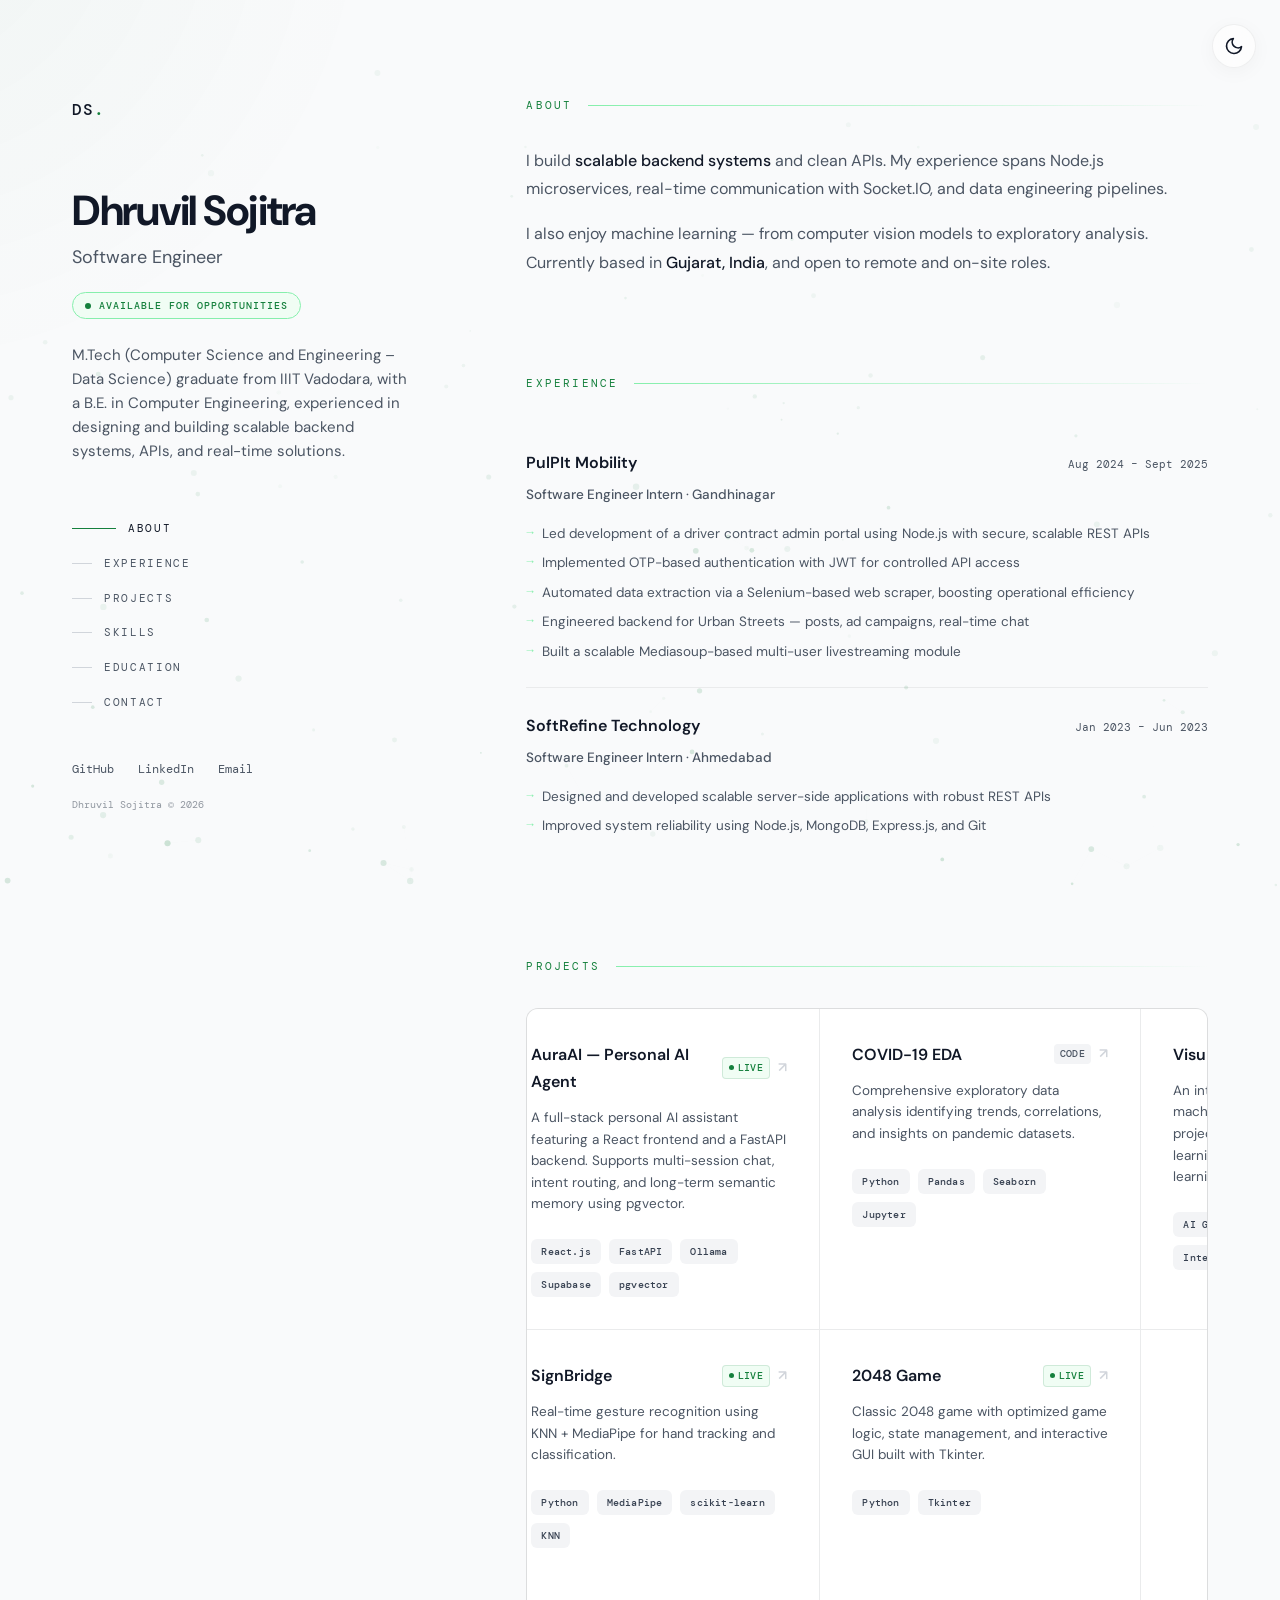
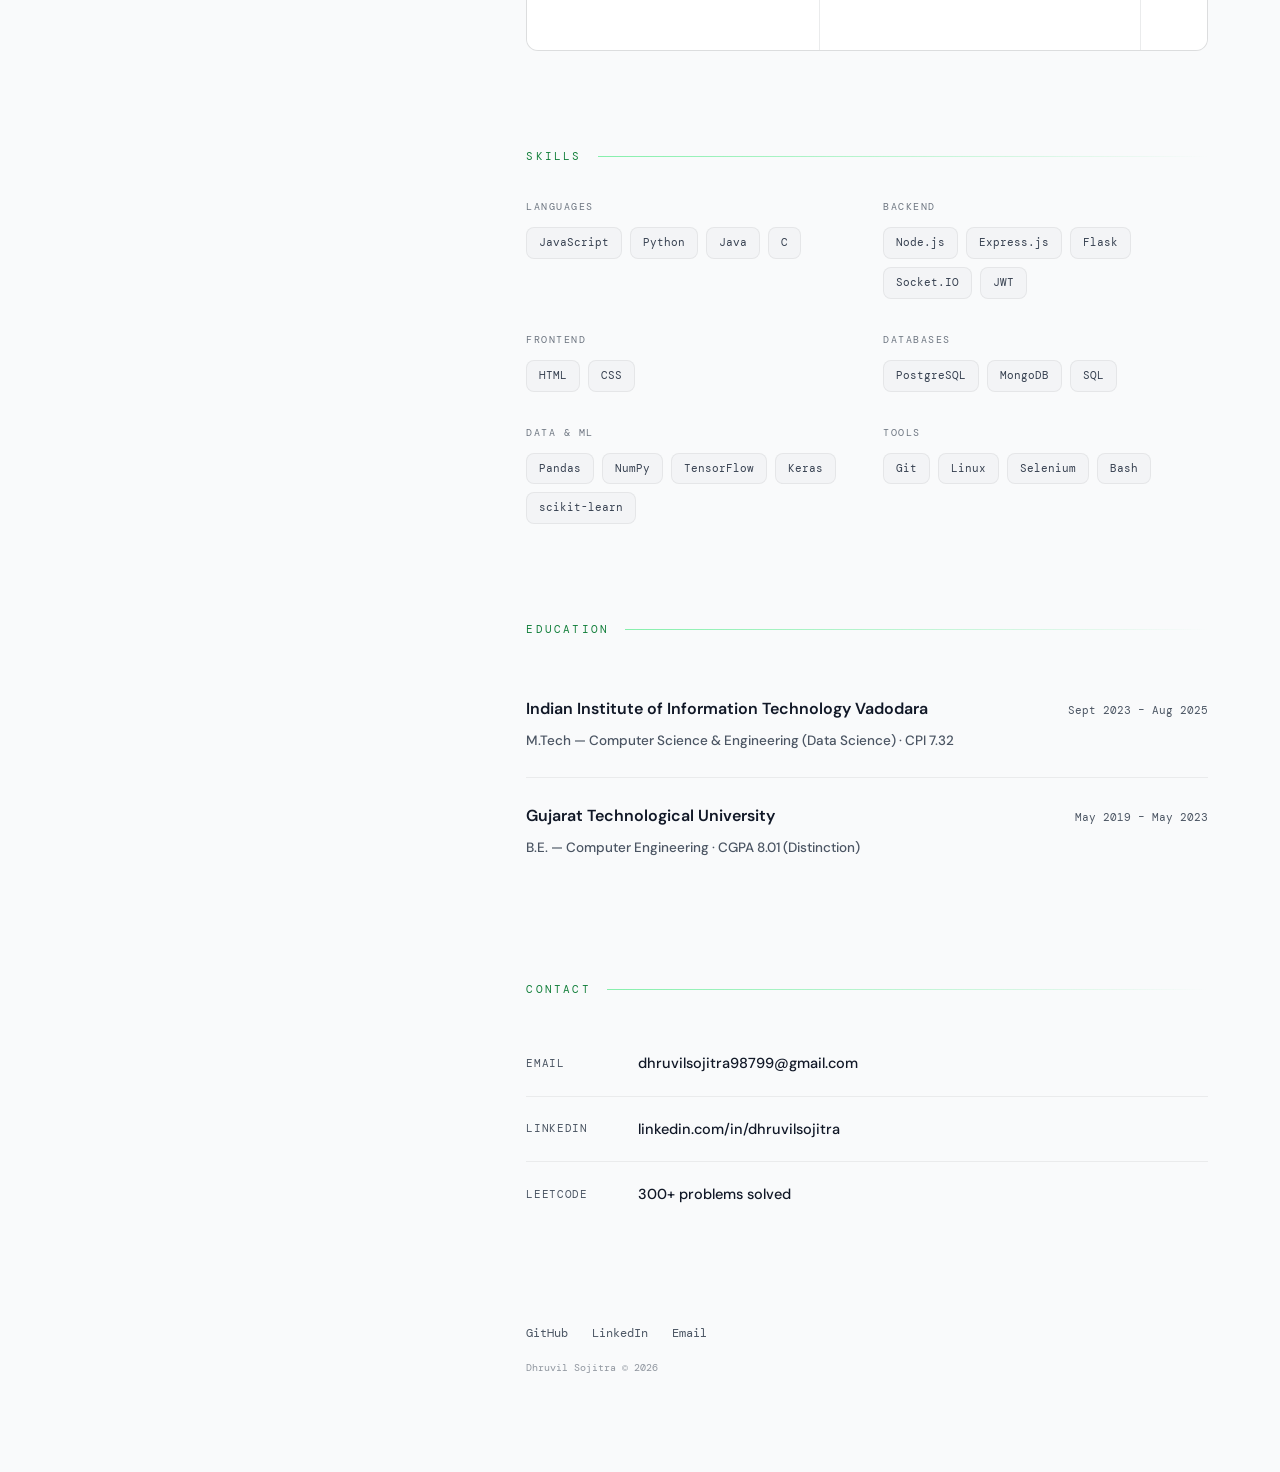
<file: index.html>
<!DOCTYPE html>
<html lang="en">

<head>
  <meta charset="UTF-8">
  <meta name="viewport" content="width=device-width, initial-scale=1.0">
  <title>Dhruvil Sojitra — Software Engineer</title>
  <link rel="icon" type="image/svg+xml" href="favicon.svg">
  <link
    href="https://fonts.googleapis.com/css2?family=DM+Sans:ital,opsz,wght@0,300;0,400;0,500;0,700;1,300&family=DM+Mono:wght@300;400;500&display=swap"
    rel="stylesheet">
  <link rel="stylesheet" href="styles.css">
  <script>
    // Blocking script to prevent flash of light theme
    (function () {
      const savedTheme = localStorage.getItem('theme');
      if (savedTheme === 'dark' || (!savedTheme && window.matchMedia('(prefers-color-scheme: dark)').matches)) {
        document.documentElement.classList.add('dark');
      } else {
        document.documentElement.classList.remove('dark');
      }
    })();
  </script>
</head>

<body>

  <!-- Custom cursor -->
  <div id="cursor-dot"></div>
  <div id="cursor-ring"></div>

  <!-- Ambient light glow tracked by cursor -->
  <div id="ambient-light"></div>

  <!-- Particle background canvas -->
  <canvas id="particle-canvas"></canvas>

  <!-- Floating Theme Toggle Button -->
  <button id="theme-toggle" class="theme-toggle" aria-label="Toggle theme">
    <!-- Sun icon -->
    <svg class="sun-icon" xmlns="http://www.w3.org/2000/svg" viewBox="0 0 24 24" fill="none" stroke="currentColor" stroke-width="2" stroke-linecap="round" stroke-linejoin="round">
      <circle cx="12" cy="12" r="5"></circle>
      <line x1="12" y1="1" x2="12" y2="3"></line>
      <line x1="12" y1="21" x2="12" y2="23"></line>
      <line x1="4.22" y1="4.22" x2="5.64" y2="5.64"></line>
      <line x1="18.36" y1="18.36" x2="19.78" y2="19.78"></line>
      <line x1="1" y1="12" x2="3" y2="12"></line>
      <line x1="21" y1="12" x2="23" y2="12"></line>
      <line x1="4.22" y1="19.78" x2="5.64" y2="18.36"></line>
      <line x1="18.36" y1="5.64" x2="19.78" y2="4.22"></line>
    </svg>
    <!-- Moon icon -->
    <svg class="moon-icon" xmlns="http://www.w3.org/2000/svg" viewBox="0 0 24 24" fill="none" stroke="currentColor" stroke-width="2" stroke-linecap="round" stroke-linejoin="round">
      <path d="M21 12.79A9 9 0 1 1 11.21 3 7 7 0 0 0 21 12.79z"></path>
    </svg>
  </button>

  <div class="container">
    <!-- Left Column (Sticky Sidebar Header/Hero) -->
    <header class="left-col">
      <div>
        <a href="#" class="logo">DS<span>.</span></a>

        <div class="hero-info">
          <h1>Dhruvil Sojitra</h1>
          <h2>Software Engineer</h2>
          <div class="hero-tag">Available for opportunities</div>
          <p class="hero-desc">
            M.Tech (Computer Science and Engineering – Data Science) graduate from IIIT Vadodara, with a B.E. in
            Computer Engineering, experienced in designing and building scalable backend systems, APIs, and real-time
            solutions.
          </p>
        </div>

        <nav class="nav-links">
          <a href="#about" class="nav-link active">
            <span class="nav-line"></span>
            <span class="nav-text">About</span>
          </a>
          <a href="#experience" class="nav-link">
            <span class="nav-line"></span>
            <span class="nav-text">Experience</span>
          </a>
          <a href="#projects" class="nav-link">
            <span class="nav-line"></span>
            <span class="nav-text">Projects</span>
          </a>
          <a href="#skills" class="nav-link">
            <span class="nav-line"></span>
            <span class="nav-text">Skills</span>
          </a>
          <a href="#education" class="nav-link">
            <span class="nav-line"></span>
            <span class="nav-text">Education</span>
          </a>
          <a href="#contact" class="nav-link">
            <span class="nav-line"></span>
            <span class="nav-text">Contact</span>
          </a>
        </nav>
      </div>

      <div class="left-footer">
        <div class="social-links">
          <a href="https://github.com/" target="_blank" aria-label="GitHub">GitHub</a>
          <a href="https://linkedin.com/" target="_blank" aria-label="LinkedIn">LinkedIn</a>
          <a href="mailto:dhruvilsojitra98799@gmail.com" aria-label="Email">Email</a>
        </div>
        <p class="copyright">Dhruvil Sojitra &copy; 2026</p>
      </div>
    </header>

    <!-- Right Column (Scrollable Main Content) -->
    <main class="right-col">
      <section id="about">
        <div class="section-label">About</div>
        <div class="about-text">
          <p>
            I build <strong>scalable backend systems</strong> and clean APIs. My experience spans Node.js microservices,
            real-time communication with Socket.IO, and data engineering pipelines.
          </p>
          <p>
            I also enjoy machine learning — from computer vision models to exploratory analysis. Currently based in
            <strong>Gujarat, India</strong>, and open to remote and on-site roles.
          </p>
        </div>
      </section>

      <section id="experience">
        <div class="section-label">Experience</div>

        <div class="exp-item">
          <div class="exp-header">
            <span class="exp-company">PulPIt Mobility</span>
            <span class="exp-date">Aug 2024 – Sept 2025</span>
          </div>
          <div class="exp-role">Software Engineer Intern · Gandhinagar</div>
          <ul class="exp-bullets">
            <li>Led development of a driver contract admin portal using Node.js with secure, scalable REST APIs</li>
            <li>Implemented OTP-based authentication with JWT for controlled API access</li>
            <li>Automated data extraction via a Selenium-based web scraper, boosting operational efficiency</li>
            <li>Engineered backend for Urban Streets — posts, ad campaigns, real-time chat</li>
            <li>Built a scalable Mediasoup-based multi-user livestreaming module</li>
          </ul>
        </div>

        <div class="exp-item">
          <div class="exp-header">
            <span class="exp-company">SoftRefine Technology</span>
            <span class="exp-date">Jan 2023 – Jun 2023</span>
          </div>
          <div class="exp-role">Software Engineer Intern · Ahmedabad</div>
          <ul class="exp-bullets">
            <li>Designed and developed scalable server-side applications with robust REST APIs</li>
            <li>Improved system reliability using Node.js, MongoDB, Express.js, and Git</li>
          </ul>
        </div>
      </section>

      <section id="projects">
        <div class="section-label">Projects</div>
        <div class="projects-grid">
          <a class="project-card" href="https://aura-ai-pearl.vercel.app" target="_blank">
            <div class="project-name">
              <span>AuraAI — Personal AI Agent</span>
              <div class="project-link-meta">
                <span class="link-type live-tag"><span class="live-dot"></span>Live</span>
                <span class="project-arrow">↗</span>
              </div>
            </div>
            <p class="project-desc">A full-stack personal AI assistant featuring a React frontend and a FastAPI backend.
              Supports multi-session chat, intent routing, and long-term semantic memory using pgvector.</p>
            <div class="project-stack">
              <span class="tag">React.js</span>
              <span class="tag">FastAPI</span>
              <span class="tag">Ollama</span>
              <span class="tag">Supabase</span>
              <span class="tag">pgvector</span>
            </div>
          </a>
          <a class="project-card" href="https://sign-language-app-frontend.vercel.app"
            target="_blank">
            <div class="project-name">
              <span>SignBridge</span>
              <div class="project-link-meta">
                <span class="link-type live-tag"><span class="live-dot"></span>Live</span>
                <span class="project-arrow">↗</span>
              </div>
            </div>
            <p class="project-desc">Real-time gesture recognition using KNN + MediaPipe for hand tracking and
              classification.</p>
            <div class="project-stack">
              <span class="tag">Python</span>
              <span class="tag">MediaPipe</span>
              <span class="tag">scikit-learn</span>
              <span class="tag">KNN</span>
            </div>
          </a>

          <a class="project-card" href="https://github.com/SojitraDhruvil/covid-19-visualization/tree/main"
            target="_blank">
            <div class="project-name">
              <span>COVID-19 EDA</span>
              <div class="project-link-meta">
                <span class="link-type">Code</span>
                <span class="project-arrow">↗</span>
              </div>
            </div>
            <p class="project-desc">Comprehensive exploratory data analysis identifying trends, correlations, and
              insights on pandemic datasets.</p>
            <div class="project-stack">
              <span class="tag">Python</span>
              <span class="tag">Pandas</span>
              <span class="tag">Seaborn</span>
              <span class="tag">Jupyter</span>
            </div>
          </a>



            <a class="project-card" href="https://2048-web-eight.vercel.app" target="_blank">
              <div class="project-name">
                <span>2048 Game</span>
                <div class="project-link-meta">
                  <span class="link-type live-tag"><span class="live-dot"></span>Live</span>
                  <span class="project-arrow">↗</span>
                </div>
              </div>
              <p class="project-desc">Classic 2048 game with optimized game logic, state management, and interactive GUI
                built with Tkinter.</p>
              <div class="project-stack">
                <span class="tag">Python</span>
                <span class="tag">Tkinter</span>
              </div>
            </a>
            <a class="project-card" href="https://visu-ml-studio.vercel.app" target="_blank">
              <div class="project-name">
                <span>VisuML Studio</span>
                <div class="project-link-meta">
                  <span class="link-type live-tag"><span class="live-dot"></span>Live</span>
                  <span class="project-arrow">↗</span>
                </div>
              </div>
              <p class="project-desc">An interactive, visual reference for machine learning — one person's project, built module by module while learning. Personal project — built for learning, shared for fun.</p>
              <div class="project-stack">
                <span class="tag">AI Generated</span>
                <span class="tag">Vibe Coded</span>
                <span class="tag">Interactive</span>
              </div>
            </a>
            <div class="project-card" style="pointer-events: none;"></div>
          </div>
      </section>

      <section id="skills">
        <div class="section-label">Skills</div>
        <div class="skills-grid">
          <div class="skill-group">
            <div class="skill-group-name">Languages</div>
            <div class="skill-tags">
              <span class="skill-tag">JavaScript</span>
              <span class="skill-tag">Python</span>
              <span class="skill-tag">Java</span>
              <span class="skill-tag">C</span>
            </div>
          </div>
          <div class="skill-group">
            <div class="skill-group-name">Backend</div>
            <div class="skill-tags">
              <span class="skill-tag">Node.js</span>
              <span class="skill-tag">Express.js</span>
              <span class="skill-tag">Flask</span>
              <span class="skill-tag">Socket.IO</span>
              <span class="skill-tag">JWT</span>
            </div>
          </div>
          <div class="skill-group">
            <div class="skill-group-name">Frontend</div>
            <div class="skill-tags">
              <span class="skill-tag">HTML</span>
              <span class="skill-tag">CSS</span>
            </div>
          </div>
          <div class="skill-group">
            <div class="skill-group-name">Databases</div>
            <div class="skill-tags">
              <span class="skill-tag">PostgreSQL</span>
              <span class="skill-tag">MongoDB</span>
              <span class="skill-tag">SQL</span>
            </div>
          </div>
          <div class="skill-group">
            <div class="skill-group-name">Data & ML</div>
            <div class="skill-tags">
              <span class="skill-tag">Pandas</span>
              <span class="skill-tag">NumPy</span>
              <span class="skill-tag">TensorFlow</span>
              <span class="skill-tag">Keras</span>
              <span class="skill-tag">scikit-learn</span>
            </div>
          </div>
          <div class="skill-group">
            <div class="skill-group-name">Tools</div>
            <div class="skill-tags">
              <span class="skill-tag">Git</span>
              <span class="skill-tag">Linux</span>
              <span class="skill-tag">Selenium</span>
              <span class="skill-tag">Bash</span>
            </div>
          </div>
        </div>
      </section>

      <section id="education">
        <div class="section-label">Education</div>

        <div class="edu-item">
          <div class="edu-header">
            <span class="edu-school">Indian Institute of Information Technology Vadodara</span>
            <span class="edu-date">Sept 2023 – Aug 2025</span>
          </div>
          <div class="edu-degree">M.Tech — Computer Science & Engineering (Data Science) · CPI 7.32</div>
        </div>

        <div class="edu-item">
          <div class="edu-header">
            <span class="edu-school">Gujarat Technological University</span>
            <span class="edu-date">May 2019 – May 2023</span>
          </div>
          <div class="edu-degree">B.E. — Computer Engineering · CGPA 8.01 (Distinction)</div>
        </div>
      </section>

      <section id="contact">
        <div class="section-label">Contact</div>
        <div class="contact-list">
          <a class="contact-row" href="mailto:dhruvilsojitra98799@gmail.com">
            <span class="contact-label">Email</span>
            <span class="contact-value">dhruvilsojitra98799@gmail.com</span>
          </a>
          <!-- <a class="contact-row" href="tel:+919426696200">
            <span class="contact-label">Phone</span>
            <span class="contact-value">+91 94266 96200</span>
          </a> -->
          <a class="contact-row" href="https://linkedin.com/" target="_blank">
            <span class="contact-label">LinkedIn</span>
            <span class="contact-value">linkedin.com/in/dhruvilsojitra</span>
          </a>
          <a class="contact-row" href="https://leetcode.com/u/dhruvil_sojitra/" target="_blank">
            <span class="contact-label">LeetCode</span>
            <span class="contact-value">300+ problems solved</span>
          </a>
        </div>
      </section>

      <!-- Mobile-only Footer -->
      <footer class="mobile-footer">
        <div class="social-links">
          <a href="https://github.com/" target="_blank">GitHub</a>
          <a href="https://linkedin.com/" target="_blank">LinkedIn</a>
          <a href="mailto:dhruvilsojitra98799@gmail.com">Email</a>
        </div>
        <p class="copyright">Dhruvil Sojitra &copy; 2026</p>
      </footer>
    </main>
  </div>

  <script src="script.js?v=2"></script>
</body>

</html>
</file>
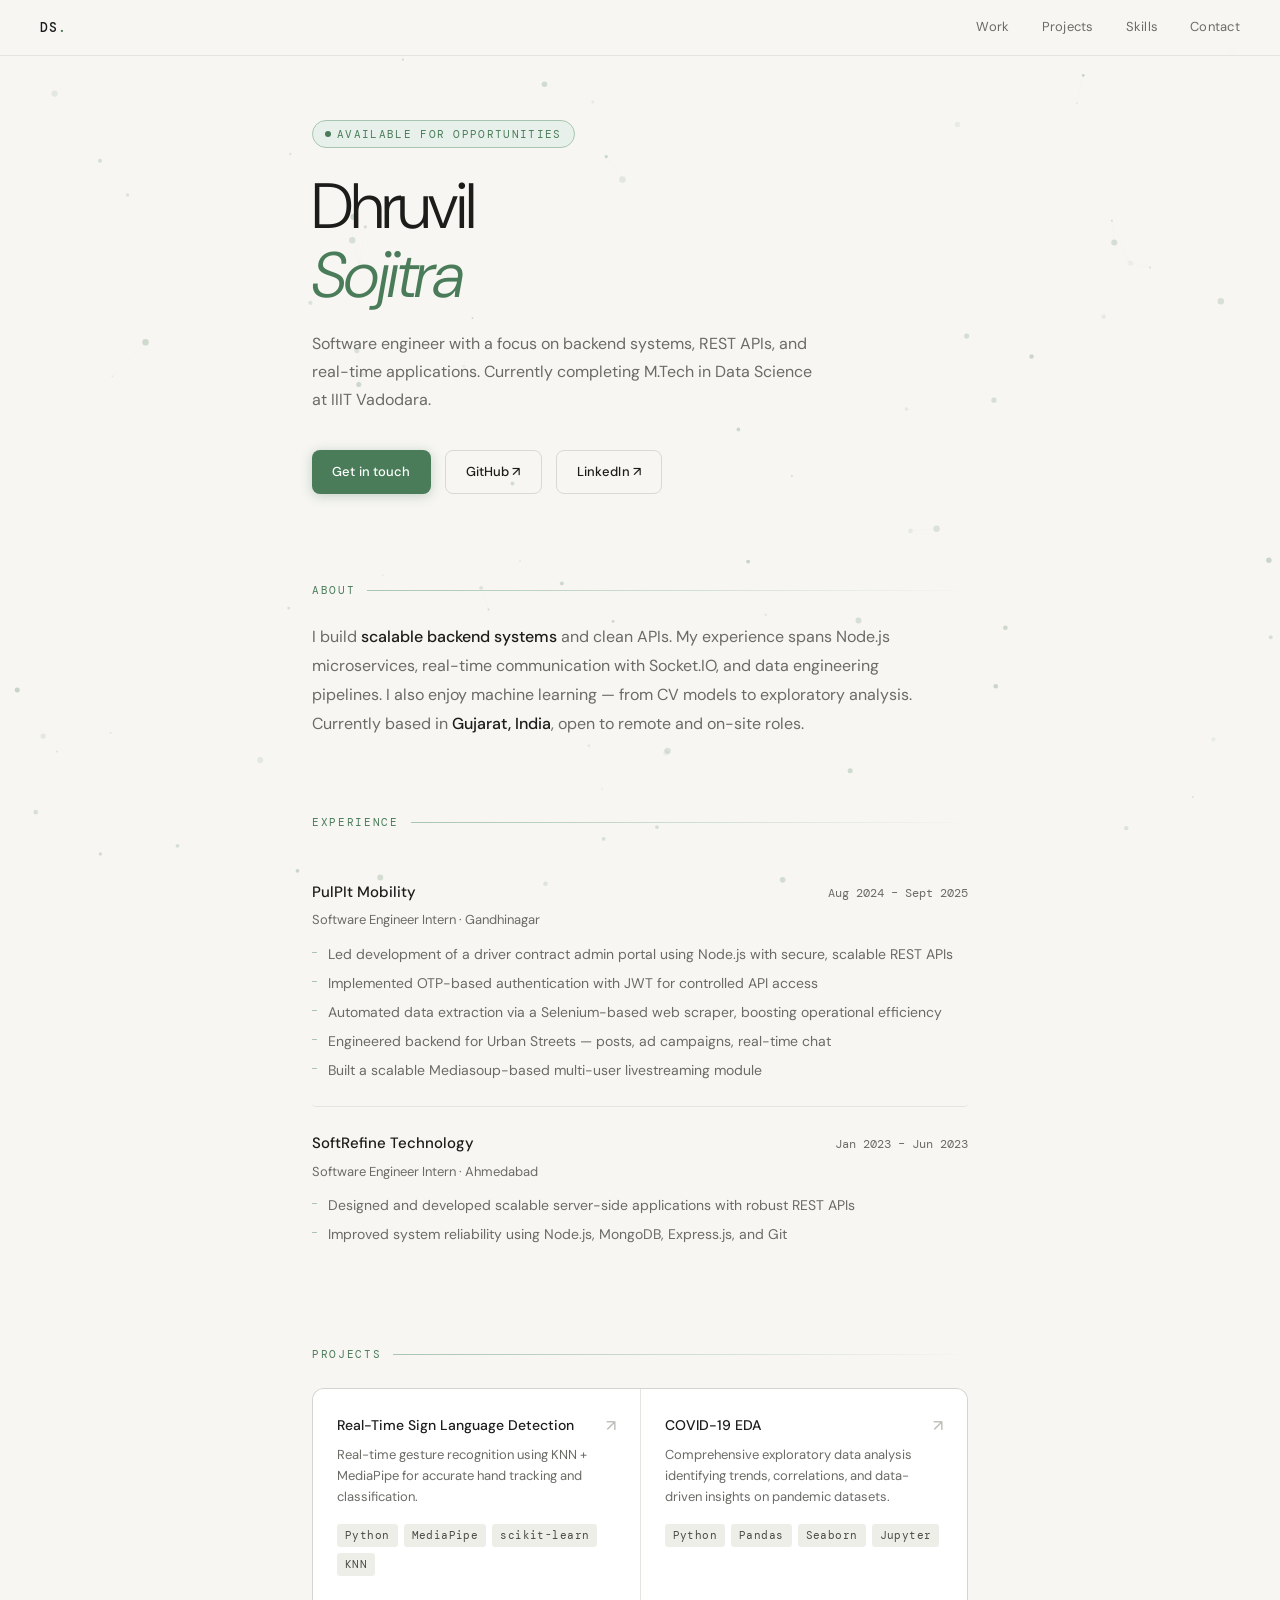
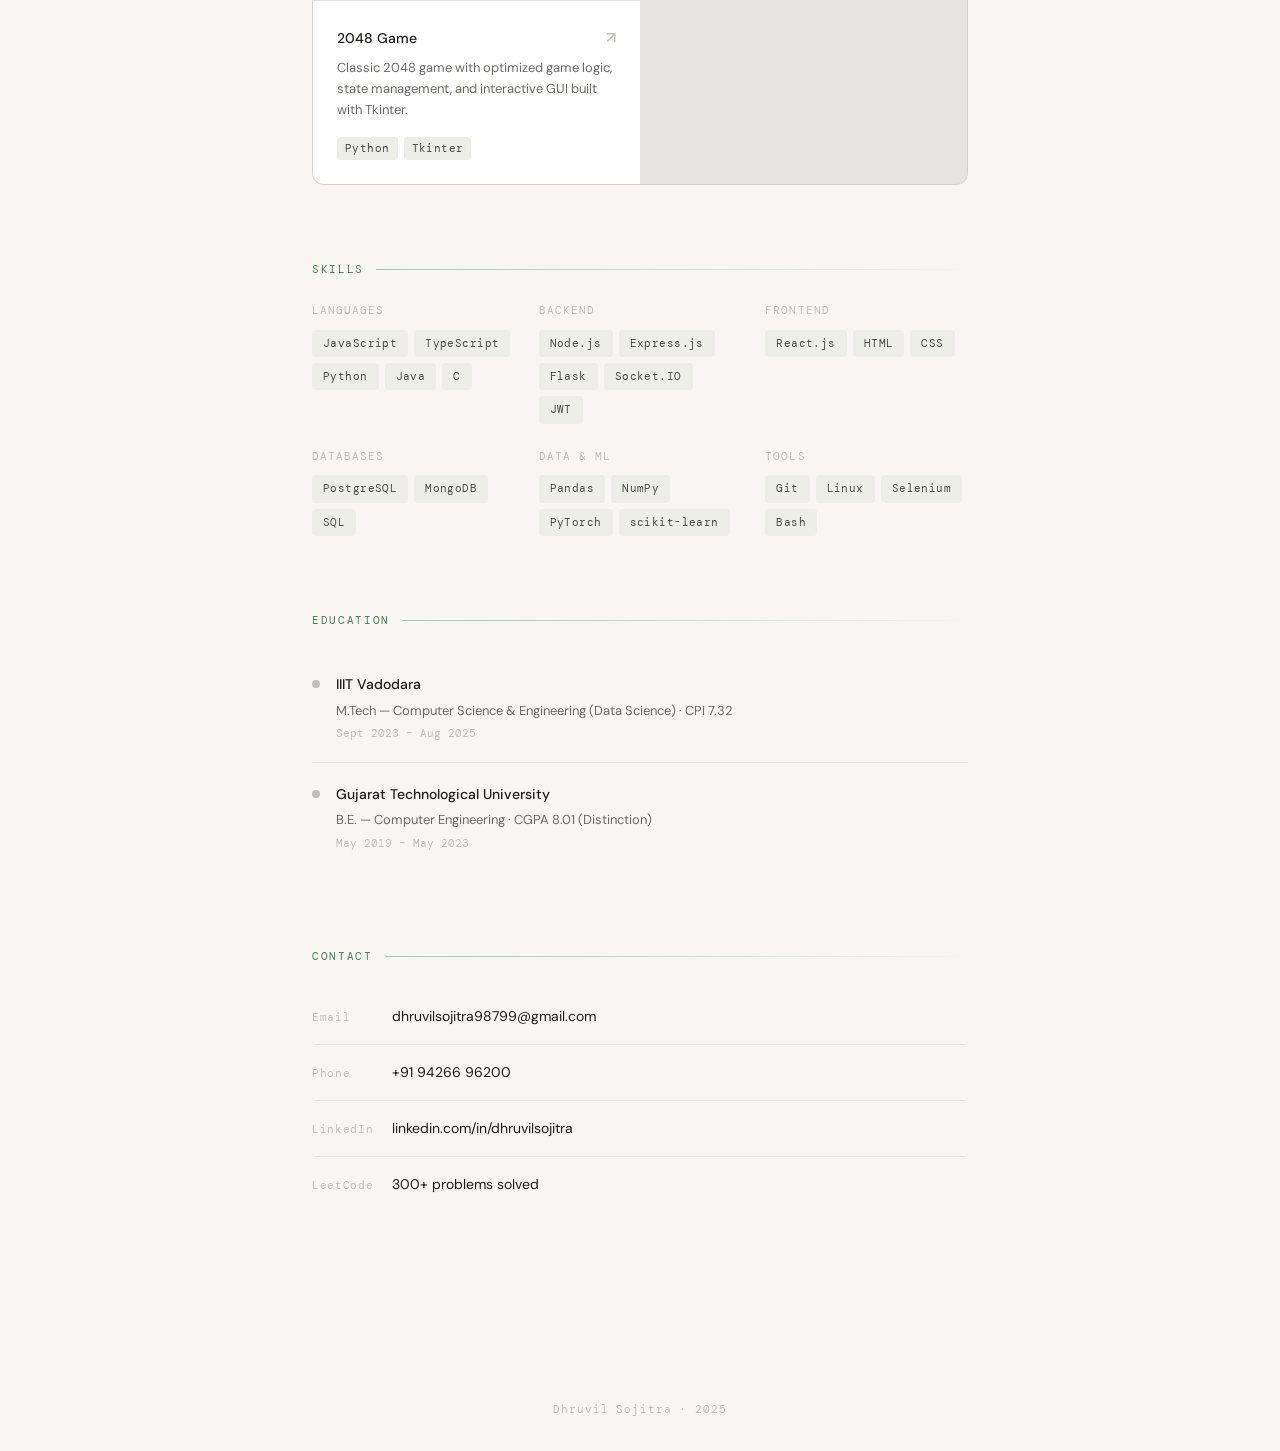
<file: dhruvil_portfolio.html>
<!DOCTYPE html>
<html lang="en">
<head>
<meta charset="UTF-8">
<meta name="viewport" content="width=device-width, initial-scale=1.0">
<title>Dhruvil Sojitra — Software Engineer</title>
<link href="https://fonts.googleapis.com/css2?family=DM+Sans:ital,opsz,wght@0,9..40,300;0,9..40,400;0,9..40,500;1,9..40,300&family=DM+Mono:wght@300;400&display=swap" rel="stylesheet">
<style>
  *, *::before, *::after { box-sizing: border-box; margin: 0; padding: 0; }

  :root {
    --bg: #f7f6f2;
    --surface: #ffffff;
    --text: #1c1c1a;
    --muted: #6b6b66;
    --faint: #bfbeb9;
    --border: rgba(0,0,0,0.07);

    /* Sage green accent */
    --accent: #4a7c59;
    --accent-light: #e8f0eb;
    --accent-mid: #a8c5b0;
    --accent-glow: rgba(74,124,89,0.12);

    --tag-bg: #eeeee8;
    --tag-text: #4a4a46;
  }

  html { scroll-behavior: smooth; }

  /* hide default cursor */
  * { cursor: none !important; }

  body {
    font-family: 'DM Sans', sans-serif;
    background: var(--bg);
    color: var(--text);
    font-size: 15px;
    line-height: 1.65;
    -webkit-font-smoothing: antialiased;
    overflow-x: hidden;
  }

  /* ─── CUSTOM CURSOR ─── */
  #cursor-dot {
    position: fixed; top: 0; left: 0; z-index: 9999;
    width: 8px; height: 8px; border-radius: 50%;
    background: var(--accent);
    pointer-events: none;
    transform: translate(-50%,-50%);
    transition: width 0.2s, height 0.2s, opacity 0.2s;
  }
  #cursor-ring {
    position: fixed; top: 0; left: 0; z-index: 9998;
    width: 36px; height: 36px; border-radius: 50%;
    border: 1.5px solid var(--accent);
    pointer-events: none;
    transform: translate(-50%,-50%);
    opacity: 0.5;
    transition: width 0.25s ease, height 0.25s ease, opacity 0.25s, border-color 0.25s;
  }
  body.hovering #cursor-dot { width: 12px; height: 12px; }
  body.hovering #cursor-ring { width: 52px; height: 52px; opacity: 0.25; }

  /* ─── PARTICLE CANVAS ─── */
  #particle-canvas {
    position: fixed; top: 0; left: 0;
    width: 100%; height: 100%;
    pointer-events: none; z-index: 0;
    opacity: 0.55;
  }

  /* ─── NAV ─── */
  nav {
    position: fixed; top: 0; left: 0; right: 0; z-index: 100;
    background: rgba(247,246,242,0.85);
    backdrop-filter: blur(14px);
    border-bottom: 1px solid var(--border);
    padding: 0 2.5rem;
    height: 56px;
    display: flex; align-items: center; justify-content: space-between;
  }
  .nav-logo {
    font-size: 13px; font-weight: 500; letter-spacing: 0.06em;
    color: var(--text); text-decoration: none;
    font-family: 'DM Mono', monospace;
  }
  .nav-logo span { color: var(--accent); }
  .nav-links { display: flex; gap: 2rem; }
  .nav-links a {
    font-size: 13px; color: var(--muted); text-decoration: none;
    font-weight: 400; letter-spacing: 0.02em;
    position: relative; padding-bottom: 2px;
  }
  .nav-links a::after {
    content: ''; position: absolute; bottom: 0; left: 0;
    width: 0; height: 1px; background: var(--accent);
    transition: width 0.25s ease;
  }
  .nav-links a:hover { color: var(--text); }
  .nav-links a:hover::after { width: 100%; }

  /* ─── LAYOUT ─── */
  main { max-width: 720px; margin: 0 auto; padding: 120px 2rem 80px; position: relative; z-index: 1; }
  section { margin-bottom: 76px; }

  /* ─── HERO ─── */
  .hero { margin-bottom: 88px; }
  .hero-tag {
    display: inline-flex; align-items: center; gap: 6px;
    font-family: 'DM Mono', monospace;
    font-size: 11px; font-weight: 400;
    letter-spacing: 0.12em;
    color: var(--accent);
    background: var(--accent-light);
    border: 1px solid var(--accent-mid);
    padding: 4px 12px;
    border-radius: 20px;
    margin-bottom: 1.5rem;
    text-transform: uppercase;
  }
  .hero-tag::before {
    content: '';
    width: 6px; height: 6px; border-radius: 50%;
    background: var(--accent);
    animation: pulse 2s ease infinite;
  }
  @keyframes pulse {
    0%,100% { opacity: 1; transform: scale(1); }
    50% { opacity: 0.4; transform: scale(0.7); }
  }
  .hero h1 {
    font-size: clamp(2.6rem, 7vw, 4rem);
    font-weight: 300;
    line-height: 1.08;
    letter-spacing: -0.035em;
    color: var(--text);
    margin-bottom: 1.25rem;
  }
  .hero h1 em {
    font-style: italic; font-weight: 300;
    color: var(--accent);
  }
  .hero-desc {
    font-size: 16px; color: var(--muted);
    max-width: 500px; line-height: 1.75;
    margin-bottom: 2.25rem;
  }
  .hero-links { display: flex; gap: 0.875rem; flex-wrap: wrap; }

  .btn {
    display: inline-flex; align-items: center; gap: 6px;
    font-size: 13px; font-weight: 500;
    padding: 10px 20px; border-radius: 8px;
    text-decoration: none; letter-spacing: 0.01em;
    transition: all 0.2s ease;
    position: relative; overflow: hidden;
  }
  .btn::after {
    content: ''; position: absolute; inset: 0;
    background: rgba(255,255,255,0.15);
    opacity: 0; transition: opacity 0.2s;
  }
  .btn:hover::after { opacity: 1; }
  .btn-primary {
    background: var(--accent); color: #fff;
    box-shadow: 0 2px 12px rgba(74,124,89,0.3);
  }
  .btn-primary:hover {
    background: #3d6b4a;
    box-shadow: 0 4px 20px rgba(74,124,89,0.4);
    transform: translateY(-1px);
  }
  .btn-outline {
    background: transparent; color: var(--text);
    border: 1px solid rgba(0,0,0,0.12);
  }
  .btn-outline:hover {
    border-color: var(--accent);
    color: var(--accent);
    background: var(--accent-light);
    transform: translateY(-1px);
  }

  /* ─── SECTION LABEL ─── */
  .section-label {
    font-family: 'DM Mono', monospace;
    font-size: 10.5px; letter-spacing: 0.16em;
    text-transform: uppercase; color: var(--accent);
    margin-bottom: 1.5rem;
    display: flex; align-items: center; gap: 12px;
  }
  .section-label::after {
    content: ''; flex: 1; height: 1px;
    background: linear-gradient(to right, var(--accent-mid), transparent);
  }

  /* ─── ABOUT ─── */
  .about-text { font-size: 16px; line-height: 1.8; color: var(--muted); max-width: 600px; }
  .about-text strong { color: var(--text); font-weight: 500; }

  /* ─── EXPERIENCE ─── */
  .exp-item {
    padding: 1.5rem 0;
    border-bottom: 1px solid var(--border);
    transition: all 0.2s;
    border-radius: 4px;
    padding-left: 0; padding-right: 0;
  }
  .exp-item:last-child { border-bottom: none; }
  .exp-item:hover { padding-left: 10px; }
  .exp-item:hover .exp-company { color: var(--accent); }
  .exp-header {
    display: flex; justify-content: space-between; align-items: baseline;
    flex-wrap: wrap; gap: 0.5rem; margin-bottom: 0.3rem;
  }
  .exp-company { font-weight: 500; font-size: 15px; transition: color 0.2s; }
  .exp-date {
    font-family: 'DM Mono', monospace;
    font-size: 11.5px; color: var(--muted);
  }
  .exp-role { font-size: 13px; color: var(--muted); margin-bottom: 0.75rem; }
  .exp-bullets { list-style: none; display: flex; flex-direction: column; gap: 6px; }
  .exp-bullets li {
    font-size: 14px; color: var(--muted);
    padding-left: 16px; position: relative;
  }
  .exp-bullets li::before {
    content: ''; position: absolute; left: 0; top: 9px;
    width: 5px; height: 1px; background: var(--accent-mid);
  }

  /* ─── PROJECTS ─── */
  .projects-grid {
    display: grid;
    grid-template-columns: repeat(auto-fill, minmax(300px, 1fr));
    gap: 1px;
    border: 1px solid var(--border);
    border-radius: 12px;
    overflow: hidden;
    background: var(--border);
  }
  .project-card {
    background: var(--surface);
    padding: 1.5rem;
    text-decoration: none; color: inherit;
    display: block;
    position: relative; overflow: hidden;
    transition: background 0.25s;
  }
  .project-card::before {
    content: ''; position: absolute;
    top: 0; left: 0; right: 0; height: 2px;
    background: linear-gradient(90deg, var(--accent), var(--accent-mid));
    transform: scaleX(0); transform-origin: left;
    transition: transform 0.3s ease;
  }
  .project-card:hover { background: var(--accent-light); }
  .project-card:hover::before { transform: scaleX(1); }
  .project-name {
    font-weight: 500; font-size: 14px;
    margin-bottom: 0.4rem;
    display: flex; align-items: center; justify-content: space-between;
    transition: color 0.2s;
  }
  .project-card:hover .project-name { color: var(--accent); }
  .project-arrow { color: var(--faint); font-size: 16px; transition: transform 0.2s, color 0.2s; }
  .project-card:hover .project-arrow { transform: translate(3px,-3px); color: var(--accent); }
  .project-desc { font-size: 13px; color: var(--muted); margin-bottom: 1rem; line-height: 1.6; }
  .project-stack { display: flex; flex-wrap: wrap; gap: 6px; }

  .tag {
    font-family: 'DM Mono', monospace;
    font-size: 10.5px; color: var(--tag-text);
    background: var(--tag-bg);
    padding: 3px 8px; border-radius: 3px;
    letter-spacing: 0.04em;
    transition: background 0.2s, color 0.2s;
  }
  .project-card:hover .tag {
    background: rgba(74,124,89,0.12);
    color: var(--accent);
  }

  /* ─── SKILLS ─── */
  .skills-grid {
    display: grid;
    grid-template-columns: repeat(auto-fill, minmax(200px, 1fr));
    gap: 1.5rem;
  }
  .skill-group-name {
    font-family: 'DM Mono', monospace;
    font-size: 10.5px; letter-spacing: 0.1em;
    text-transform: uppercase; color: var(--faint);
    margin-bottom: 0.65rem;
  }
  .skill-tags { display: flex; flex-wrap: wrap; gap: 6px; }
  .skill-tag {
    font-family: 'DM Mono', monospace;
    font-size: 10.5px; color: var(--tag-text);
    background: var(--tag-bg);
    padding: 4px 10px; border-radius: 4px;
    letter-spacing: 0.04em;
    border: 1px solid transparent;
    transition: all 0.18s;
  }
  .skill-tag:hover {
    background: var(--accent-light);
    color: var(--accent);
    border-color: var(--accent-mid);
    transform: translateY(-2px);
  }

  /* ─── EDUCATION ─── */
  .edu-item {
    display: flex; gap: 1rem;
    padding: 1.25rem 0; border-bottom: 1px solid var(--border);
    transition: padding-left 0.2s;
  }
  .edu-item:last-child { border-bottom: none; }
  .edu-item:hover { padding-left: 10px; }
  .edu-item:hover .edu-dot { background: var(--accent); }
  .edu-dot {
    width: 8px; height: 8px; border-radius: 50%;
    background: var(--faint); flex-shrink: 0;
    margin-top: 7px; transition: background 0.2s;
  }
  .edu-school { font-weight: 500; font-size: 14px; }
  .edu-degree { font-size: 13px; color: var(--muted); margin: 3px 0; }
  .edu-date { font-family: 'DM Mono', monospace; font-size: 11px; color: var(--faint); }

  /* ─── CONTACT ─── */
  .contact-row {
    display: flex; align-items: center; gap: 0.75rem;
    padding: 1rem 0; border-bottom: 1px solid var(--border);
    text-decoration: none; color: var(--text);
    transition: all 0.2s; border-radius: 4px;
  }
  .contact-row:last-child { border-bottom: none; }
  .contact-row:hover { padding-left: 10px; color: var(--accent); }
  .contact-label {
    font-family: 'DM Mono', monospace;
    font-size: 11px; color: var(--faint);
    width: 68px; flex-shrink: 0; letter-spacing: 0.06em;
  }
  .contact-value { font-size: 14px; }

  /* ─── FOOTER ─── */
  footer {
    text-align: center; padding: 2rem;
    font-family: 'DM Mono', monospace;
    font-size: 11px; color: var(--faint);
    letter-spacing: 0.08em;
    position: relative; z-index: 1;
  }

  /* ─── ANIMATIONS ─── */
  @keyframes fadeUp {
    from { opacity: 0; transform: translateY(20px); }
    to { opacity: 1; transform: translateY(0); }
  }
  .hero > * { opacity: 0; animation: fadeUp 0.65s cubic-bezier(0.22,1,0.36,1) forwards; }
  .hero-tag    { animation-delay: 0.05s; }
  .hero h1     { animation-delay: 0.18s; }
  .hero-desc   { animation-delay: 0.3s; }
  .hero-links  { animation-delay: 0.42s; }

  @media (max-width: 600px) {
    main { padding: 96px 1.25rem 60px; }
    .nav-links { gap: 1.25rem; }
    .projects-grid { grid-template-columns: 1fr; }
    .skills-grid { grid-template-columns: 1fr 1fr; }
  }
</style>
</head>
<body>

<!-- Custom cursor -->
<div id="cursor-dot"></div>
<div id="cursor-ring"></div>

<!-- Particle canvas -->
<canvas id="particle-canvas"></canvas>

<nav>
  <a href="#" class="nav-logo">DS<span>.</span></a>
  <div class="nav-links">
    <a href="#experience">Work</a>
    <a href="#projects">Projects</a>
    <a href="#skills">Skills</a>
    <a href="#contact">Contact</a>
  </div>
</nav>

<main>

  <div class="hero">
    <div class="hero-tag">Available for opportunities</div>
    <h1>Dhruvil<br><em>Sojitra</em></h1>
    <p class="hero-desc">
      Software engineer with a focus on backend systems, REST APIs, and real-time applications.
      Currently completing M.Tech in Data Science at IIIT Vadodara.
    </p>
    <div class="hero-links">
      <a href="mailto:dhruvilsojitra98799@gmail.com" class="btn btn-primary">Get in touch</a>
      <a href="https://github.com/" target="_blank" class="btn btn-outline">GitHub ↗</a>
      <a href="https://linkedin.com/" target="_blank" class="btn btn-outline">LinkedIn ↗</a>
    </div>
  </div>

  <section id="about">
    <div class="section-label">About</div>
    <p class="about-text">
      I build <strong>scalable backend systems</strong> and clean APIs. My experience spans Node.js microservices, real-time communication with Socket.IO, and data engineering pipelines. I also enjoy machine learning — from CV models to exploratory analysis. Currently based in <strong>Gujarat, India</strong>, open to remote and on-site roles.
    </p>
  </section>

  <section id="experience">
    <div class="section-label">Experience</div>

    <div class="exp-item">
      <div class="exp-header">
        <span class="exp-company">PulPIt Mobility</span>
        <span class="exp-date">Aug 2024 – Sept 2025</span>
      </div>
      <div class="exp-role">Software Engineer Intern · Gandhinagar</div>
      <ul class="exp-bullets">
        <li>Led development of a driver contract admin portal using Node.js with secure, scalable REST APIs</li>
        <li>Implemented OTP-based authentication with JWT for controlled API access</li>
        <li>Automated data extraction via a Selenium-based web scraper, boosting operational efficiency</li>
        <li>Engineered backend for Urban Streets — posts, ad campaigns, real-time chat</li>
        <li>Built a scalable Mediasoup-based multi-user livestreaming module</li>
      </ul>
    </div>

    <div class="exp-item">
      <div class="exp-header">
        <span class="exp-company">SoftRefine Technology</span>
        <span class="exp-date">Jan 2023 – Jun 2023</span>
      </div>
      <div class="exp-role">Software Engineer Intern · Ahmedabad</div>
      <ul class="exp-bullets">
        <li>Designed and developed scalable server-side applications with robust REST APIs</li>
        <li>Improved system reliability using Node.js, MongoDB, Express.js, and Git</li>
      </ul>
    </div>
  </section>

  <section id="projects">
    <div class="section-label">Projects</div>
    <div class="projects-grid">
      <a class="project-card" href="#" target="_blank">
        <div class="project-name">Real-Time Sign Language Detection <span class="project-arrow">↗</span></div>
        <p class="project-desc">Real-time gesture recognition using KNN + MediaPipe for accurate hand tracking and classification.</p>
        <div class="project-stack">
          <span class="tag">Python</span><span class="tag">MediaPipe</span><span class="tag">scikit-learn</span><span class="tag">KNN</span>
        </div>
      </a>
      <a class="project-card" href="#" target="_blank">
        <div class="project-name">COVID-19 EDA <span class="project-arrow">↗</span></div>
        <p class="project-desc">Comprehensive exploratory data analysis identifying trends, correlations, and data-driven insights on pandemic datasets.</p>
        <div class="project-stack">
          <span class="tag">Python</span><span class="tag">Pandas</span><span class="tag">Seaborn</span><span class="tag">Jupyter</span>
        </div>
      </a>
      <a class="project-card" href="#" target="_blank">
        <div class="project-name">2048 Game <span class="project-arrow">↗</span></div>
        <p class="project-desc">Classic 2048 game with optimized game logic, state management, and interactive GUI built with Tkinter.</p>
        <div class="project-stack">
          <span class="tag">Python</span><span class="tag">Tkinter</span>
        </div>
      </a>
    </div>
  </section>

  <section id="skills">
    <div class="section-label">Skills</div>
    <div class="skills-grid">
      <div class="skill-group">
        <div class="skill-group-name">Languages</div>
        <div class="skill-tags">
          <span class="skill-tag">JavaScript</span><span class="skill-tag">TypeScript</span><span class="skill-tag">Python</span><span class="skill-tag">Java</span><span class="skill-tag">C</span>
        </div>
      </div>
      <div class="skill-group">
        <div class="skill-group-name">Backend</div>
        <div class="skill-tags">
          <span class="skill-tag">Node.js</span><span class="skill-tag">Express.js</span><span class="skill-tag">Flask</span><span class="skill-tag">Socket.IO</span><span class="skill-tag">JWT</span>
        </div>
      </div>
      <div class="skill-group">
        <div class="skill-group-name">Frontend</div>
        <div class="skill-tags">
          <span class="skill-tag">React.js</span><span class="skill-tag">HTML</span><span class="skill-tag">CSS</span>
        </div>
      </div>
      <div class="skill-group">
        <div class="skill-group-name">Databases</div>
        <div class="skill-tags">
          <span class="skill-tag">PostgreSQL</span><span class="skill-tag">MongoDB</span><span class="skill-tag">SQL</span>
        </div>
      </div>
      <div class="skill-group">
        <div class="skill-group-name">Data & ML</div>
        <div class="skill-tags">
          <span class="skill-tag">Pandas</span><span class="skill-tag">NumPy</span><span class="skill-tag">PyTorch</span><span class="skill-tag">scikit-learn</span>
        </div>
      </div>
      <div class="skill-group">
        <div class="skill-group-name">Tools</div>
        <div class="skill-tags">
          <span class="skill-tag">Git</span><span class="skill-tag">Linux</span><span class="skill-tag">Selenium</span><span class="skill-tag">Bash</span>
        </div>
      </div>
    </div>
  </section>

  <section id="education">
    <div class="section-label">Education</div>
    <div class="edu-item">
      <div class="edu-dot"></div>
      <div>
        <div class="edu-school">IIIT Vadodara</div>
        <div class="edu-degree">M.Tech — Computer Science & Engineering (Data Science) · CPI 7.32</div>
        <div class="edu-date">Sept 2023 – Aug 2025</div>
      </div>
    </div>
    <div class="edu-item">
      <div class="edu-dot"></div>
      <div>
        <div class="edu-school">Gujarat Technological University</div>
        <div class="edu-degree">B.E. — Computer Engineering · CGPA 8.01 (Distinction)</div>
        <div class="edu-date">May 2019 – May 2023</div>
      </div>
    </div>
  </section>

  <section id="contact">
    <div class="section-label">Contact</div>
    <a class="contact-row" href="mailto:dhruvilsojitra98799@gmail.com">
      <span class="contact-label">Email</span>
      <span class="contact-value">dhruvilsojitra98799@gmail.com</span>
    </a>
    <a class="contact-row" href="tel:+919426696200">
      <span class="contact-label">Phone</span>
      <span class="contact-value">+91 94266 96200</span>
    </a>
    <a class="contact-row" href="https://linkedin.com/" target="_blank">
      <span class="contact-label">LinkedIn</span>
      <span class="contact-value">linkedin.com/in/dhruvilsojitra</span>
    </a>
    <a class="contact-row" href="https://leetcode.com/u/dhruvilsojitra/" target="_blank">
      <span class="contact-label">LeetCode</span>
      <span class="contact-value">300+ problems solved</span>
    </a>
  </section>

</main>

<footer>Dhruvil Sojitra · 2025</footer>

<script>
// ─── CUSTOM CURSOR ───
const dot = document.getElementById('cursor-dot');
const ring = document.getElementById('cursor-ring');
let mx = -100, my = -100, rx = -100, ry = -100;

document.addEventListener('mousemove', e => { mx = e.clientX; my = e.clientY; });

function animateCursor() {
  dot.style.left = mx + 'px'; dot.style.top = my + 'px';
  rx += (mx - rx) * 0.12;
  ry += (my - ry) * 0.12;
  ring.style.left = rx + 'px'; ring.style.top = ry + 'px';
  requestAnimationFrame(animateCursor);
}
animateCursor();

const hoverTargets = 'a, button, .skill-tag, .project-card, .exp-item, .edu-item, .contact-row';
document.querySelectorAll(hoverTargets).forEach(el => {
  el.addEventListener('mouseenter', () => document.body.classList.add('hovering'));
  el.addEventListener('mouseleave', () => document.body.classList.remove('hovering'));
});

// ─── MAGNETIC EFFECT on buttons ───
document.querySelectorAll('.btn').forEach(btn => {
  btn.addEventListener('mousemove', e => {
    const r = btn.getBoundingClientRect();
    const cx = r.left + r.width / 2;
    const cy = r.top + r.height / 2;
    const dx = (e.clientX - cx) * 0.3;
    const dy = (e.clientY - cy) * 0.3;
    btn.style.transform = `translate(${dx}px, ${dy}px)`;
  });
  btn.addEventListener('mouseleave', () => {
    btn.style.transform = '';
  });
});

// ─── MAGNETIC on nav links ───
document.querySelectorAll('.nav-links a').forEach(link => {
  link.addEventListener('mousemove', e => {
    const r = link.getBoundingClientRect();
    const cx = r.left + r.width / 2;
    const cy = r.top + r.height / 2;
    const dx = (e.clientX - cx) * 0.25;
    const dy = (e.clientY - cy) * 0.25;
    link.style.transform = `translate(${dx}px, ${dy}px)`;
  });
  link.addEventListener('mouseleave', () => { link.style.transform = ''; });
});

// ─── PARTICLES ───
const canvas = document.getElementById('particle-canvas');
const ctx = canvas.getContext('2d');
let W, H, particles = [];

function resize() {
  W = canvas.width = window.innerWidth;
  H = canvas.height = window.innerHeight;
}
resize();
window.addEventListener('resize', resize);

const ACCENT = { r: 74, g: 124, b: 89 };

class Particle {
  constructor() { this.reset(true); }
  reset(init) {
    this.x = Math.random() * W;
    this.y = init ? Math.random() * H : H + 10;
    this.size = Math.random() * 2.5 + 0.8;
    this.speedX = (Math.random() - 0.5) * 0.3;
    this.speedY = -(Math.random() * 0.4 + 0.15);
    this.alpha = Math.random() * 0.4 + 0.1;
    this.ox = this.x; this.oy = this.y;
    this.life = 0;
    this.maxLife = Math.random() * 300 + 200;
  }
  update(mouseX, mouseY) {
    this.life++;
    // mouse repulsion
    const dx = this.x - mouseX, dy = this.y - mouseY;
    const dist = Math.sqrt(dx * dx + dy * dy);
    if (dist < 120) {
      const force = (120 - dist) / 120;
      this.x += dx / dist * force * 1.8;
      this.y += dy / dist * force * 1.8;
    } else {
      this.x += (this.ox - this.x) * 0.02 + this.speedX;
      this.y += (this.oy - this.y) * 0.02 + this.speedY;
    }
    this.ox += this.speedX * 0.5;
    this.oy += this.speedY * 0.5;
    if (this.oy < -10 || this.life > this.maxLife) this.reset(false);
  }
  draw() {
    ctx.beginPath();
    ctx.arc(this.x, this.y, this.size, 0, Math.PI * 2);
    ctx.fillStyle = `rgba(${ACCENT.r},${ACCENT.g},${ACCENT.b},${this.alpha})`;
    ctx.fill();
  }
}

for (let i = 0; i < 80; i++) particles.push(new Particle());

let pmx = -999, pmy = -999;
document.addEventListener('mousemove', e => { pmx = e.clientX; pmy = e.clientY; });

function animateParticles() {
  ctx.clearRect(0, 0, W, H);
  particles.forEach(p => { p.update(pmx, pmy); p.draw(); });
  // draw faint connecting lines
  for (let i = 0; i < particles.length; i++) {
    for (let j = i + 1; j < particles.length; j++) {
      const dx = particles[i].x - particles[j].x;
      const dy = particles[i].y - particles[j].y;
      const d = Math.sqrt(dx * dx + dy * dy);
      if (d < 90) {
        ctx.beginPath();
        ctx.strokeStyle = `rgba(${ACCENT.r},${ACCENT.g},${ACCENT.b},${(1 - d/90) * 0.08})`;
        ctx.lineWidth = 0.5;
        ctx.moveTo(particles[i].x, particles[i].y);
        ctx.lineTo(particles[j].x, particles[j].y);
        ctx.stroke();
      }
    }
  }
  requestAnimationFrame(animateParticles);
}
animateParticles();

// ─── SCROLL REVEAL ───
const observer = new IntersectionObserver(entries => {
  entries.forEach(e => {
    if (e.isIntersecting) {
      e.target.style.opacity = '1';
      e.target.style.transform = 'translateY(0)';
    }
  });
}, { threshold: 0.1 });

document.querySelectorAll('section').forEach(s => {
  s.style.opacity = '0';
  s.style.transform = 'translateY(24px)';
  s.style.transition = 'opacity 0.6s cubic-bezier(0.22,1,0.36,1), transform 0.6s cubic-bezier(0.22,1,0.36,1)';
  observer.observe(s);
});
</script>
</body>
</html>
</file>
<file: styles.css>
:root {
  /* Premium Soft Warm Light Color System */
  --bg: #f9fafb;             /* ultra-clean light slate gray-white */
  --bg-sidebar: #f3f4f6;     /* slightly darker off-white for sticky sidebar */
  --surface: #ffffff;        /* pure white for cards */
  --text: #111827;           /* deep graphite black */
  --muted: #4b5563;          /* slate gray */
  --faint: #d1d5db;          /* light border gray */
  --border: rgba(0, 0, 0, 0.06);

  /* Forest Green Accent */
  --accent: #15803d;         /* modern forest green */
  --accent-light: #f0fdf4;   /* very light mint glow */
  --accent-mid: #86efac;     /* pastel green */
  --accent-rgb: 21, 128, 61;
  --accent-glow: rgba(var(--accent-rgb), 0.06);

  --tag-bg: #f3f4f6;
  --tag-text: #374151;
}

/* Modern Sleek Dark Color System */
html.dark {
  --bg: #030712;             /* ultra-dark slate (zinc-950) */
  --bg-sidebar: #080b11;     /* slightly lighter dark for sidebar background */
  --surface: #0b0f19;        /* card surface */
  --text: #f3f4f6;           /* light slate white */
  --muted: #9ca3af;          /* gray/slate-400 */
  --faint: #1f2937;          /* dark border gray */
  --border: rgba(255, 255, 255, 0.06);

  /* Vibrant Emerald Accent for Dark Mode */
  --accent: #22c55e;         /* emerald green */
  --accent-light: rgba(34, 197, 94, 0.05); /* subtle green glow */
  --accent-mid: #4ade80;     /* pastel emerald */
  --accent-rgb: 34, 197, 94;
  --accent-glow: rgba(var(--accent-rgb), 0.04);

  --tag-bg: #111827;
  --tag-text: #e5e7eb;
}


*,
*::before,
*::after {
  box-sizing: border-box;
  margin: 0;
  padding: 0;
}

html {
  scroll-behavior: smooth;
  scroll-padding-top: 2rem;
}

body {
  font-family: 'DM Sans', sans-serif;
  background: var(--bg);
  color: var(--text);
  font-size: 15px;
  line-height: 1.7;
  -webkit-font-smoothing: antialiased;
  overflow-x: hidden;
  transition: background-color 0.4s ease, color 0.4s ease, border-color 0.4s ease;
}

/* Custom cursor (Hidden by default on touch screens, active on desktop) */
@media (hover: hover) and (pointer: fine) {
  * {
    cursor: none !important;
  }
  
  #cursor-dot {
    position: fixed;
    top: 0;
    left: 0;
    z-index: 9999;
    width: 6px;
    height: 6px;
    border-radius: 50%;
    background: var(--text);
    pointer-events: none;
    transform: translate(-50%, -50%);
    transition: width 0.15s, height 0.15s, background-color 0.15s;
  }

  #cursor-ring {
    position: fixed;
    top: 0;
    left: 0;
    z-index: 9998;
    width: 32px;
    height: 32px;
    border-radius: 50%;
    border: 1px solid var(--text);
    pointer-events: none;
    transform: translate(-50%, -50%);
    opacity: 0.3;
    transition: width 0.25s cubic-bezier(0.215, 0.610, 0.355, 1.000), 
                height 0.25s cubic-bezier(0.215, 0.610, 0.355, 1.000), 
                opacity 0.25s, border-color 0.25s;
  }

  body.hovering #cursor-dot {
    width: 10px;
    height: 10px;
    background-color: var(--accent);
  }

  body.hovering #cursor-ring {
    width: 48px;
    height: 48px;
    opacity: 0.15;
    border-color: var(--accent);
  }
}

/* ─── AMBIENT GLOW BACKDROP ─── */
#ambient-light {
  position: fixed;
  top: 0;
  left: 0;
  width: 100%;
  height: 100%;
  pointer-events: none;
  z-index: 0;
  background: radial-gradient(
    600px circle at var(--mouse-x, -100px) var(--mouse-y, -100px),
    rgba(var(--accent-rgb), 0.04),
    transparent 80%
  );
}

/* ─── PARTICLE CANVAS ─── */
#particle-canvas {
  position: fixed;
  top: 0;
  left: 0;
  width: 100%;
  height: 100%;
  pointer-events: none;
  z-index: 0;
  opacity: 0.6;
}

/* ─── LAYOUT CONTAINER ─── */
.container {
  display: flex;
  max-width: 1200px;
  margin: 0 auto;
  gap: 5rem;
  padding: 0 2rem;
  position: relative;
  z-index: 1;
}

/* ─── LEFT COLUMN (Sticky Hero / Navigation) ─── */
.left-col {
  position: sticky;
  top: 0;
  height: 100vh;
  width: 40%;
  padding: 6rem 0;
  display: flex;
  flex-direction: column;
  justify-content: space-between;
  gap: 3rem;
}

.logo {
  font-family: 'DM Mono', monospace;
  font-size: 16px;
  font-weight: 500;
  letter-spacing: 0.05em;
  color: var(--text);
  text-decoration: none;
}

.logo span {
  color: var(--accent);
}

.hero-info {
  margin-top: 4rem;
}

.hero-info h1 {
  font-size: 42px;
  font-weight: 700;
  letter-spacing: -0.03em;
  line-height: 1.1;
  color: var(--text);
}

.hero-info h2 {
  font-size: 18px;
  font-weight: 400;
  color: var(--muted);
  margin-top: 0.5rem;
}

.hero-tag {
  display: inline-flex;
  align-items: center;
  gap: 8px;
  font-family: 'DM Mono', monospace;
  font-size: 10px;
  text-transform: uppercase;
  letter-spacing: 0.1em;
  color: var(--accent);
  background: var(--accent-light);
  border: 1px solid var(--accent-mid);
  padding: 4px 12px;
  border-radius: 99px;
  margin-top: 1.25rem;
  font-weight: 500;
}

.hero-tag::before {
  content: '';
  width: 6px;
  height: 6px;
  border-radius: 50%;
  background: var(--accent);
  animation: pulse-ring 2s ease infinite;
}

@keyframes pulse-ring {
  0% {
    transform: scale(0.9);
    opacity: 1;
  }
  50% {
    transform: scale(1.15);
    opacity: 0.4;
  }
  100% {
    transform: scale(0.9);
    opacity: 1;
  }
}

.hero-desc {
  font-size: 15px;
  color: var(--muted);
  margin-top: 1.5rem;
  max-width: 340px;
  line-height: 1.6;
}

/* Vertical Sticky Nav Links */
.left-col .nav-links {
  display: flex;
  flex-direction: column;
  gap: 1rem;
  margin-top: 3.5rem;
}

.nav-link {
  display: flex;
  align-items: center;
  gap: 0.75rem;
  text-decoration: none;
  color: var(--muted);
  font-family: 'DM Mono', monospace;
  font-size: 11px;
  text-transform: uppercase;
  letter-spacing: 0.15em;
  width: fit-content;
  transition: color 0.3s;
}

.nav-line {
  width: 20px;
  height: 1px;
  background: var(--faint);
  transition: width 0.3s ease, background-color 0.3s ease;
}

.nav-link:hover,
.nav-link.active {
  color: var(--text);
}

.nav-link:hover .nav-line,
.nav-link.active .nav-line {
  width: 44px;
  background-color: var(--accent);
}

/* Left Footer */
.left-footer {
  margin-top: auto;
}

.social-links {
  display: flex;
  gap: 1.5rem;
  margin-bottom: 1rem;
}

.social-links a {
  font-family: 'DM Mono', monospace;
  font-size: 12px;
  color: var(--muted);
  text-decoration: none;
  transition: color 0.2s, transform 0.2s;
}

.social-links a:hover {
  color: var(--accent);
}

.copyright {
  font-family: 'DM Mono', monospace;
  font-size: 10px;
  color: var(--muted);
  opacity: 0.6;
}


/* ─── RIGHT COLUMN (Scrollable Sections) ─── */
.right-col {
  width: 60%;
  padding: 6rem 0;
  display: flex;
  flex-direction: column;
  gap: 6rem;
}

section {
  position: relative;
}

.section-label {
  font-family: 'DM Mono', monospace;
  font-size: 11px;
  letter-spacing: 0.2em;
  text-transform: uppercase;
  color: var(--accent);
  margin-bottom: 2rem;
  display: flex;
  align-items: center;
  gap: 1rem;
}

.section-label::after {
  content: '';
  flex: 1;
  height: 1px;
  background: linear-gradient(to right, var(--accent-mid), transparent);
}

/* ─── ABOUT ─── */
.about-text {
  font-size: 16px;
  line-height: 1.8;
  color: var(--muted);
  display: flex;
  flex-direction: column;
  gap: 1rem;
}

.about-text strong {
  color: var(--text);
  font-weight: 500;
}


/* ─── EXPERIENCE ─── */
.exp-item {
  position: relative;
  padding: 1.5rem 0;
  border-bottom: 1px solid var(--border);
  transition: all 0.3s cubic-bezier(0.25, 0.46, 0.45, 0.94);
}

.exp-item:last-child {
  border-bottom: none;
}

.exp-item:hover {
  padding-left: 12px;
}

.exp-item:hover .exp-company {
  color: var(--accent);
}

.exp-header {
  display: flex;
  justify-content: space-between;
  align-items: baseline;
  flex-wrap: wrap;
  gap: 0.5rem;
  margin-bottom: 0.5rem;
}

.exp-company {
  font-weight: 600;
  font-size: 16px;
  color: var(--text);
  transition: color 0.2s;
}

.exp-date {
  font-family: 'DM Mono', monospace;
  font-size: 11px;
  color: var(--muted);
}

.exp-role {
  font-size: 13.5px;
  font-weight: 500;
  color: var(--muted);
  margin-bottom: 1rem;
}

.exp-bullets {
  list-style: none;
  display: flex;
  flex-direction: column;
  gap: 0.5rem;
}

.exp-bullets li {
  font-size: 13.5px;
  color: var(--muted);
  padding-left: 1rem;
  position: relative;
  line-height: 1.6;
}

.exp-bullets li::before {
  content: '→';
  position: absolute;
  left: 0;
  top: 0;
  color: var(--accent-mid);
  font-family: 'DM Mono', monospace;
  font-size: 12px;
  transition: color 0.3s;
}

.exp-item:hover .exp-bullets li::before {
  color: var(--accent);
}


/* ─── PROJECTS ─── */
/* ─── PROJECTS ─── */
.projects-grid {
  display: grid;
  grid-template-rows: repeat(2, 1fr);
  grid-auto-columns: minmax(320px, 1fr);
  grid-auto-flow: column;
  gap: 1px;
  border: 1px solid var(--border);
  border-radius: 12px;
  overflow-x: auto;
  scroll-snap-type: x mandatory;
  -webkit-overflow-scrolling: touch;
  scrollbar-width: none;
  background: var(--border);
  transition: padding-top 0.25s ease, margin-top 0.25s ease;
  cursor: grab;
}

.projects-grid:active {
  cursor: grabbing;
}

.projects-grid::-webkit-scrollbar {
  display: none;
}

.projects-grid:has(.project-card:hover) {
  padding-top: 2px;
  margin-top: -2px;
}

.project-card {
  background: var(--surface);
  padding: 2rem;
  text-decoration: none;
  color: inherit;
  display: block;
  position: relative;
  transition: background 0.25s, transform 0.25s, box-shadow 0.25s;
  overflow: hidden;
  scroll-snap-align: start;
}

.project-card::before {
  content: '';
  position: absolute;
  top: 0; left: 0; right: 0; height: 2px;
  background: linear-gradient(90deg, var(--accent), var(--accent-mid));
  transform: scaleX(0);
  transform-origin: left;
  transition: transform 0.3s ease;
}

.project-card:hover {
  background: var(--accent-light);
  transform: translateY(-2px);
  box-shadow: 0 8px 24px rgba(0, 0, 0, 0.03);
}

.project-card:hover::before {
  transform: scaleX(1);
}

.project-name {
  font-weight: 600;
  font-size: 16px;
  color: var(--text);
  margin-bottom: 0.75rem;
  display: flex;
  align-items: center;
  justify-content: space-between;
  transition: color 0.2s;
}

.project-card:hover .project-name {
  color: var(--accent);
}

.project-arrow {
  color: var(--faint);
  font-size: 14px;
  transition: transform 0.25s, color 0.25s;
}

.project-card:hover .project-arrow {
  transform: translate(3px, -3px);
  color: var(--accent);
}

.project-link-meta {
  display: flex;
  align-items: center;
  gap: 0.5rem;
}

.link-type {
  font-family: 'DM Mono', monospace;
  font-size: 9.5px;
  text-transform: uppercase;
  letter-spacing: 0.05em;
  color: var(--muted);
  background: var(--tag-bg);
  padding: 2px 6px;
  border-radius: 4px;
  transition: all 0.2s;
  font-weight: 500;
}

.project-card:hover .link-type {
  background: rgba(21, 128, 61, 0.08);
  color: var(--accent);
}

.live-tag {
  display: inline-flex;
  align-items: center;
  gap: 4px;
  background: var(--accent-light) !important;
  color: var(--accent) !important;
  border: 1px solid rgba(21, 128, 61, 0.15);
}

.live-dot {
  width: 5px;
  height: 5px;
  background-color: var(--accent);
  border-radius: 50%;
  animation: live-blink 1.5s ease-in-out infinite;
}

@keyframes live-blink {
  0%, 100% {
    opacity: 0.35;
    transform: scale(0.9);
  }
  50% {
    opacity: 1;
    transform: scale(1.25);
  }
}



.project-desc {
  font-size: 13.5px;
  color: var(--muted);
  margin-bottom: 1.5rem;
  line-height: 1.6;
}

.project-stack {
  display: flex;
  flex-wrap: wrap;
  gap: 8px;
}

.tag {
  font-family: 'DM Mono', monospace;
  font-size: 10px;
  color: var(--tag-text);
  background: var(--tag-bg);
  padding: 4px 10px;
  border-radius: 6px;
  letter-spacing: 0.02em;
  font-weight: 500;
  transition: all 0.2s;
}

.project-card:hover .tag {
  background: rgba(21, 128, 61, 0.08);
  color: var(--accent);
}


/* ─── SKILLS ─── */
.skills-grid {
  display: grid;
  grid-template-columns: repeat(2, 1fr);
  gap: 2rem;
}

.skill-group-name {
  font-family: 'DM Mono', monospace;
  font-size: 10px;
  letter-spacing: 0.15em;
  text-transform: uppercase;
  color: var(--muted);
  margin-bottom: 0.75rem;
  opacity: 0.8;
}

.skill-tags {
  display: flex;
  flex-wrap: wrap;
  gap: 8px;
}

.skill-tag {
  font-family: 'DM Mono', monospace;
  font-size: 10.5px;
  color: var(--tag-text);
  background: var(--tag-bg);
  padding: 6px 12px;
  border-radius: 8px;
  border: 1px solid var(--border);
  transition: all 0.2s cubic-bezier(0.215, 0.610, 0.355, 1.000);
}

.skill-tag:hover {
  background: var(--accent-light);
  color: var(--accent);
  border-color: var(--accent-mid);
  transform: translateY(-2px);
  box-shadow: 0 4px 12px rgba(21, 128, 61, 0.05);
}


/* ─── EDUCATION ─── */
.edu-item {
  position: relative;
  padding: 1.5rem 0;
  border-bottom: 1px solid var(--border);
  transition: all 0.3s cubic-bezier(0.25, 0.46, 0.45, 0.94);
}

.edu-item:last-child {
  border-bottom: none;
}

.edu-item:hover {
  padding-left: 12px;
}

.edu-item:hover .edu-school {
  color: var(--accent);
}

.edu-header {
  display: flex;
  justify-content: space-between;
  align-items: baseline;
  flex-wrap: wrap;
  gap: 0.5rem;
  margin-bottom: 0.5rem;
}

.edu-school {
  font-weight: 600;
  font-size: 16px;
  color: var(--text);
  transition: color 0.2s;
}

.edu-date {
  font-family: 'DM Mono', monospace;
  font-size: 11px;
  color: var(--muted);
}

.edu-degree {
  font-size: 13.5px;
  font-weight: 500;
  color: var(--muted);
}


/* ─── CONTACT ─── */
.contact-list {
  display: flex;
  flex-direction: column;
}

.contact-row {
  display: flex;
  align-items: center;
  gap: 0.75rem;
  padding: 1.25rem 0;
  border-bottom: 1px solid var(--border);
  text-decoration: none;
  color: var(--text);
  transition: all 0.3s cubic-bezier(0.25, 0.46, 0.45, 0.94);
}

.contact-row:last-child {
  border-bottom: none;
}

.contact-row:hover {
  padding-left: 12px;
  color: var(--accent);
}

.contact-label {
  font-family: 'DM Mono', monospace;
  font-size: 11px;
  color: var(--muted);
  width: 100px;
  flex-shrink: 0;
  letter-spacing: 0.06em;
  text-transform: uppercase;
}

.contact-value {
  font-size: 14.5px;
  font-weight: 500;
  word-break: break-all;
  transition: color 0.2s;
}


/* ─── RESPONSIVE STYLES ─── */
@media (max-width: 1023px) {
  /* Hide custom cursor elements on mobile / tablet to prevent lag */
  #cursor-dot,
  #cursor-ring {
    display: none !important;
  }
  
  * {
    cursor: auto !important;
  }

  .container {
    flex-direction: column;
    gap: 3rem;
    padding: 0 1.5rem;
  }

  .left-col {
    position: relative;
    width: 100%;
    height: auto;
    padding: 4rem 0 0;
  }

  .hero-info {
    margin-top: 2rem;
  }

  .hero-info h1 {
    font-size: 36px;
  }

  .left-col .nav-links {
    display: none; /* Hide vertical navigation on mobile devices */
  }

  .left-footer {
    display: none; /* Move to the bottom footer */
  }

  .right-col {
    width: 100%;
    padding: 0 0 4rem;
    gap: 4.5rem;
  }

  .skills-grid {
    grid-template-columns: 1fr;
    gap: 1.5rem;
  }

  .contact-row {
    padding: 1rem 0;
  }
}

/* ─── THEME TOGGLE BUTTON ─── */
.theme-toggle {
  position: fixed;
  top: 1.5rem;
  right: 1.5rem;
  z-index: 1000;
  width: 44px;
  height: 44px;
  border-radius: 50%;
  border: 1px solid var(--border);
  background: rgba(255, 255, 255, 0.6);
  backdrop-filter: blur(12px);
  -webkit-backdrop-filter: blur(12px);
  color: var(--text);
  display: flex;
  align-items: center;
  justify-content: center;
  cursor: pointer;
  box-shadow: 0 4px 20px rgba(0, 0, 0, 0.04);
  transition: all 0.3s cubic-bezier(0.25, 0.46, 0.45, 0.94);
}

html.dark .theme-toggle {
  background: rgba(11, 15, 25, 0.6);
  border-color: var(--border);
  box-shadow: 0 4px 24px rgba(0, 0, 0, 0.2);
}

.theme-toggle:hover {
  transform: scale(1.08);
  border-color: var(--accent-mid);
  color: var(--accent);
  box-shadow: 0 8px 30px var(--accent-glow);
}

.theme-toggle svg {
  width: 20px;
  height: 20px;
  stroke-width: 2;
  transition: transform 0.5s cubic-bezier(0.175, 0.885, 0.32, 1.275), opacity 0.3s ease;
}

/* Toggle icon display states based on active theme */
html.dark .theme-toggle .sun-icon {
  display: block;
  opacity: 1;
  transform: rotate(360deg);
}

html.dark .theme-toggle .moon-icon {
  display: none;
  opacity: 0;
}

html:not(.dark) .theme-toggle .sun-icon {
  display: none;
  opacity: 0;
}

html:not(.dark) .theme-toggle .moon-icon {
  display: block;
  opacity: 1;
  transform: rotate(0deg);
}

/* Adjust position on mobile so it doesn't overlap text or navigation */
@media (max-width: 1023px) {
  .theme-toggle {
    top: 1rem;
    right: 1rem;
    width: 40px;
    height: 40px;
  }
}
</file>
